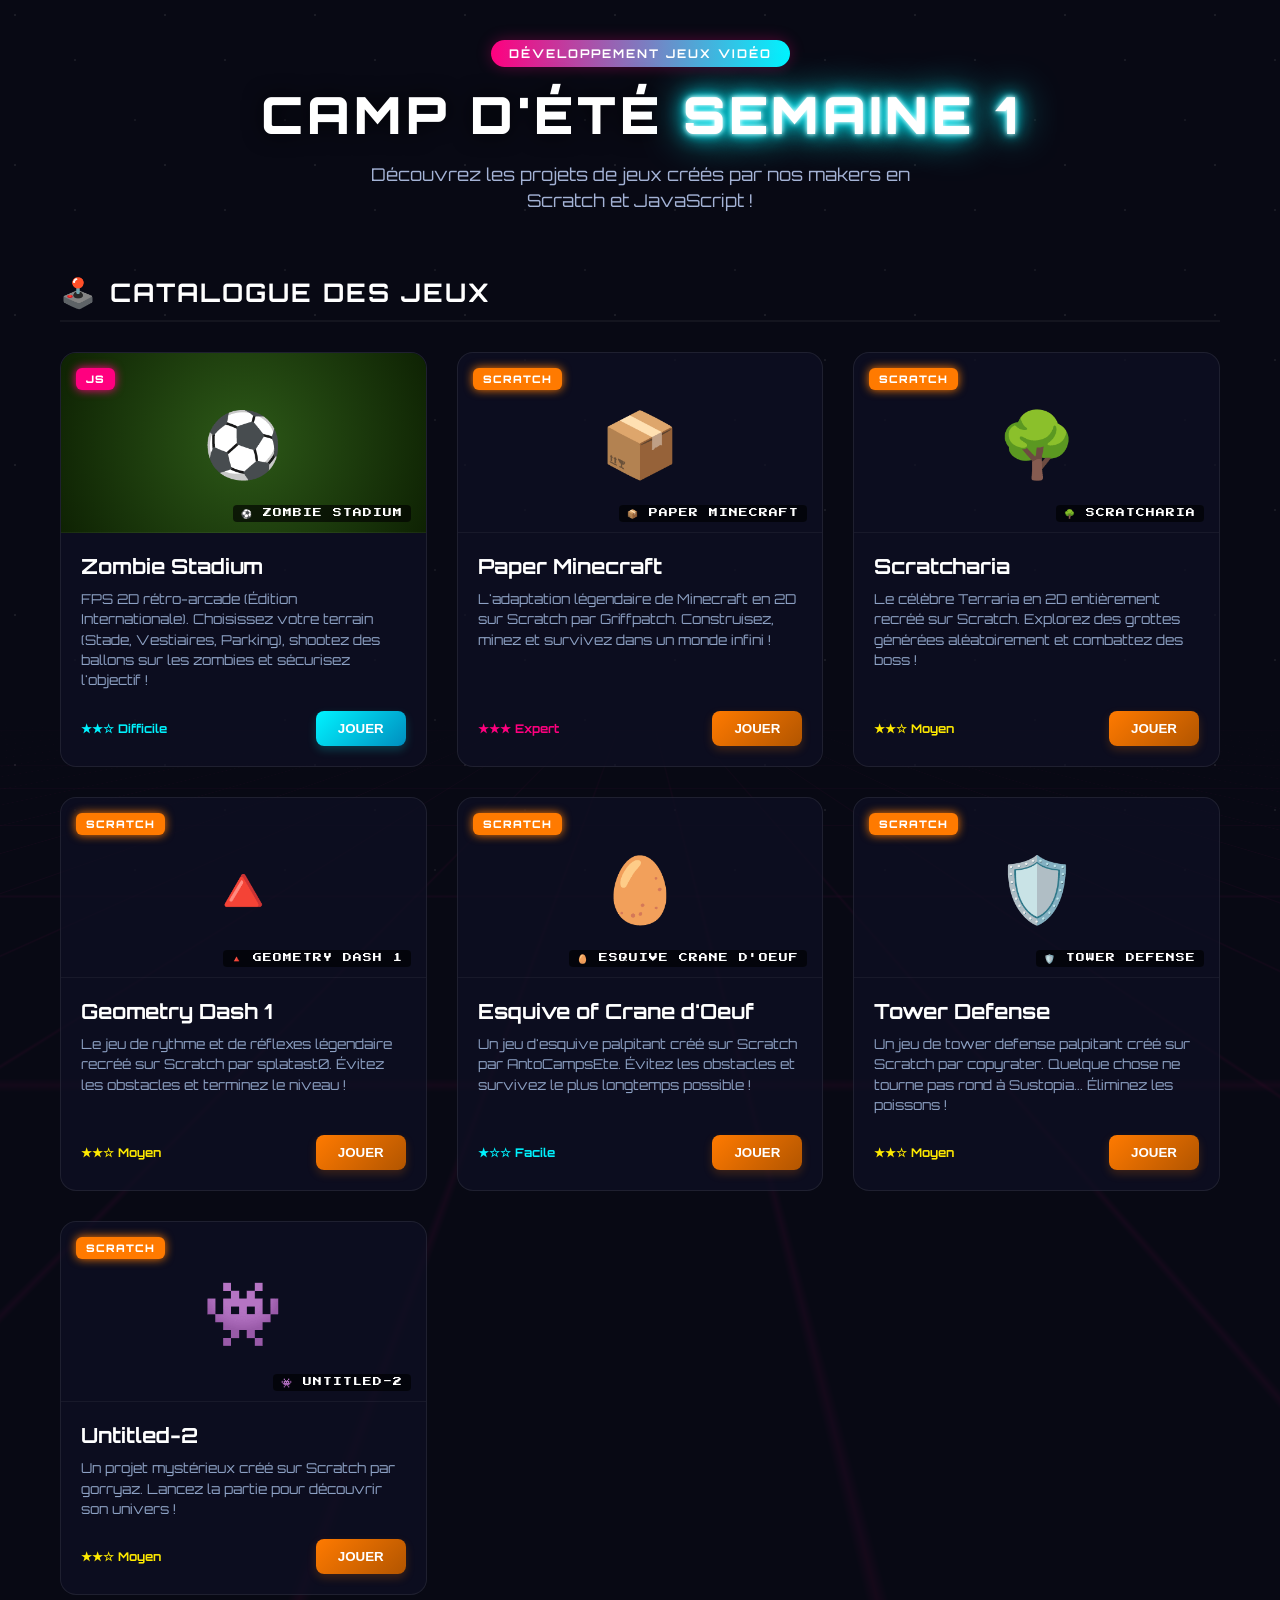
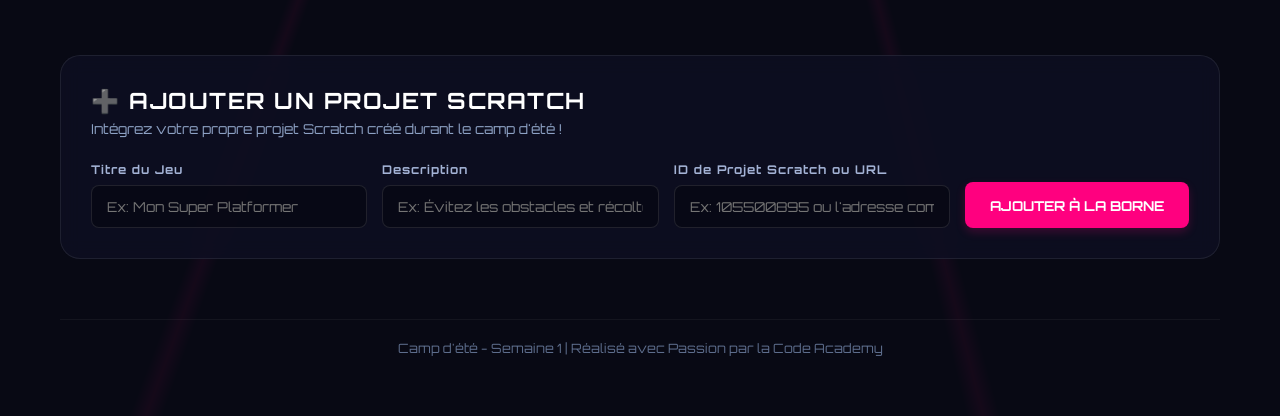
<file: index.html>
<!DOCTYPE html>
<html lang="fr">
<head>
    <meta charset="UTF-8">
    <meta name="viewport" content="width=device-width, initial-scale=1.0">
    <title>Camp d'été Semaine 1 - Borne d'Arcade</title>
    <!-- Polices Rétro & Modernes -->
    <link rel="preconnect" href="https://fonts.googleapis.com">
    <link rel="preconnect" href="https://fonts.gstatic.com" crossorigin>
    <link href="https://fonts.googleapis.com/css2?family=Orbitron:wght@400;700;900&family=Press+Start+2P&family=VT323&display=swap" rel="stylesheet">
    <link rel="stylesheet" href="portal_style.css">
</head>
<body>
    <div id="stars-background"></div>
    <div id="grid-background"></div>

    <div class="container">
        <!-- En-tête du Portail -->
        <header class="portal-header">
            <div class="sub-badge">DÉVELOPPEMENT JEUX VIDÉO</div>
            <h1 class="portal-title">CAMP D'ÉTÉ <span class="neon-text">SEMAINE 1</span></h1>
            <p class="portal-tagline">Découvrez les projets de jeux créés par nos makers en Scratch et JavaScript !</p>
        </header>

        <!-- Catalogue des Jeux -->
        <main class="games-catalog">
            <h2 class="section-title"><span class="icon">🕹️</span> CATALOGUE DES JEUX</h2>
            
            <div id="games-grid" class="games-grid">
                <!-- Jeu JS : Zombie Stadium (Default 1) -->
                <div class="game-card js-card" data-game-type="js" data-src="./zombie_stadium.html">
                    <div class="card-badge tag-js">JAVASCRIPT</div>
                    <div class="card-preview">
                        <div class="preview-overlay">⚽ ZOMBIE STADIUM</div>
                    </div>
                    <div class="card-content">
                        <h3>Zombie Stadium</h3>
                        <p class="card-desc">FPS 2D rétro-arcade (Édition Internationale). Choisissez votre terrain (Stade, Vestiaires, Parking), shootez des ballons sur les zombies et sécurisez l'objectif !</p>
                        <div class="card-controls">
                            <span class="difficulty easy">★★☆ Difficile</span>
                            <button class="play-btn">JOUER</button>
                        </div>
                    </div>
                </div>

                <!-- Jeu Scratch : Paper Minecraft (Default 2) -->
                <div class="game-card scratch-card" data-game-type="scratch" data-src="10128407">
                    <div class="card-badge tag-scratch">SCRATCH</div>
                    <div class="card-preview scratch-bg-1">
                        <div class="preview-overlay">📦 PAPER MINECRAFT</div>
                    </div>
                    <div class="card-content">
                        <h3>Paper Minecraft</h3>
                        <p class="card-desc">L'adaptation légendaire de Minecraft en 2D sur Scratch par Griffpatch. Construisez, minez et survivez !</p>
                        <div class="card-controls">
                            <span class="difficulty hard">★★★ Expert</span>
                            <button class="play-btn">JOUER</button>
                        </div>
                    </div>
                </div>

                <!-- Jeu Scratch : Scratcharia (Default 3) -->
                <div class="game-card scratch-card" data-game-type="scratch" data-src="12513470">
                    <div class="card-badge tag-scratch">SCRATCH</div>
                    <div class="card-preview scratch-bg-2">
                        <div class="preview-overlay">🌳 SCRATCHARIA</div>
                    </div>
                    <div class="card-content">
                        <h3>Scratcharia</h3>
                        <p class="card-desc">Le célèbre Terraria en 2D entièrement recréé sur Scratch. Explorez des grottes et combattez des boss !</p>
                        <div class="card-controls">
                            <span class="difficulty normal">★★☆ Moyen</span>
                            <button class="play-btn">JOUER</button>
                        </div>
                    </div>
                </div>

                <!-- Jeu Scratch : Geometry Dash 1 (Default 4) -->
                <div class="game-card scratch-card" data-game-type="scratch" data-src="1351612590">
                    <div class="card-badge tag-scratch">SCRATCH</div>
                    <div class="card-preview scratch-bg-3" style="background-image: url('https://uploads.scratch.mit.edu/projects/thumbnails/1351612590.png')">
                        <div class="preview-overlay">🔺 GEOMETRY DASH 1</div>
                    </div>
                    <div class="card-content">
                        <h3>Geometry Dash 1</h3>
                        <p class="card-desc">Le jeu de rythme et de réflexes légendaire recréé sur Scratch par splatast0. Évitez les obstacles et terminez le niveau !</p>
                        <div class="card-controls">
                            <span class="difficulty normal">★★☆ Moyen</span>
                            <button class="play-btn">JOUER</button>
                        </div>
                    </div>
                </div>

                <!-- Jeu Scratch : Esquive of Crane d'Oeuf (Default 5) -->
                <div class="game-card scratch-card" data-game-type="scratch" data-src="1351870577">
                    <div class="card-badge tag-scratch">SCRATCH</div>
                    <div class="card-preview scratch-bg-4" style="background-image: url('https://uploads.scratch.mit.edu/projects/thumbnails/1351870577.png')">
                        <div class="preview-overlay">🥚 ESQUIVE CRANE D'OEUF</div>
                    </div>
                    <div class="card-content">
                        <h3>Esquive of Crane d'Oeuf</h3>
                        <p class="card-desc">Un jeu d'esquive palpitant créé sur Scratch par AntoCampsEte. Évitez les obstacles et survivez le plus longtemps possible !</p>
                        <div class="card-controls">
                            <span class="difficulty easy">★☆☆ Facile</span>
                            <button class="play-btn">JOUER</button>
                        </div>
                    </div>
                </div>

                 <!-- Jeu Scratch : Tower Defense (Default 6) -->
                <div class="game-card scratch-card" data-game-type="scratch" data-src="1351865785">
                    <div class="card-badge tag-scratch">SCRATCH</div>
                    <div class="card-preview scratch-bg-5" style="background-image: url('https://uploads.scratch.mit.edu/projects/thumbnails/1351865785.png')">
                        <div class="preview-overlay">🛡️ TOWER DEFENSE</div>
                    </div>
                    <div class="card-content">
                        <h3>Tower Defense</h3>
                        <p class="card-desc">Un jeu de tower defense palpitant créé sur Scratch par copyrater. Quelque chose ne tourne pas rond à Sustopia... Éliminez les poissons !</p>
                        <div class="card-controls">
                            <span class="difficulty normal">★★☆ Moyen</span>
                            <button class="play-btn">JOUER</button>
                        </div>
                    </div>
                </div>

                <!-- Jeu Scratch : Untitled-2 (Default 7) -->
                <div class="game-card scratch-card" data-game-type="scratch" data-src="1351854859">
                    <div class="card-badge tag-scratch">SCRATCH</div>
                    <div class="card-preview scratch-bg-6" style="background-image: url('https://uploads.scratch.mit.edu/projects/thumbnails/1351854859.png')">
                        <div class="preview-overlay">👾 UNTITLED-2</div>
                    </div>
                    <div class="card-content">
                        <h3>Untitled-2</h3>
                        <p class="card-desc">Un projet mystérieux créé sur Scratch par gorryaz. Lancez la partie pour découvrir son univers !</p>
                        <div class="card-controls">
                            <span class="difficulty normal">★★☆ Moyen</span>
                            <button class="play-btn">JOUER</button>
                        </div>
                    </div>
                </div>
            </div>
        </main>

        <!-- Formulaire d'Ajout de Jeux Scratch -->
        <section class="add-game-section">
            <div class="form-header">
                <h2><span class="icon">➕</span> AJOUTER UN PROJET SCRATCH</h2>
                <p>Intégrez votre propre projet Scratch créé durant le camp d'été !</p>
            </div>
            
            <form id="add-game-form" class="add-game-form">
                <div class="form-group">
                    <label for="game-title">Titre du Jeu</label>
                    <input type="text" id="game-title" placeholder="Ex: Mon Super Platformer" required>
                </div>
                <div class="form-group">
                    <label for="game-desc">Description</label>
                    <input type="text" id="game-desc" placeholder="Ex: Évitez les obstacles et récoltez des pièces..." required>
                </div>
                <div class="form-group">
                    <label for="scratch-id">ID de Projet Scratch ou URL</label>
                    <input type="text" id="scratch-id" placeholder="Ex: 105500895 ou l'adresse complète du projet" required>
                </div>
                <button type="submit" class="submit-btn">AJOUTER À LA BORNE</button>
            </form>
        </section>

        <!-- Footer -->
        <footer class="portal-footer">
            <p>Camp d'été - Semaine 1 | Réalisé avec Passion par la Code Academy</p>
        </footer>
    </div>

    <!-- MODAL DE LA BORNE D'ARCADE (Interactive Cabinet) -->
    <div id="arcade-modal" class="arcade-modal">
        <div class="cabinet-overlay-close" id="btn-close-overlay"></div>
        <div class="arcade-cabinet-structure">
            <!-- Haut de la borne d'arcade (Marquee lumineuse) -->
            <div class="cabinet-marquee">
                <div class="marquee-text neon-magenta-glow">ARCADE WEEK 1</div>
            </div>

            <!-- Partie écran de la borne -->
            <div class="cabinet-body">
                <div class="cabinet-screen-bezel">
                    <!-- Filtres CRT rétro -->
                    <div id="modal-crt-overlay" class="crt-on"></div>
                    <div id="modal-scanline-overlay"></div>
                    
                    <!-- L'Écran du Jeu (Iframe) -->
                    <div class="screen-glass">
                        <iframe id="arcade-iframe" src="" allowtransparency="true" frameborder="0" scrolling="no" allowfullscreen="true" allow="autoplay; gamepad"></iframe>
                    </div>
                </div>

                <!-- Panneau de contrôle physique de la borne (Boutons / Joystick stylisés) -->
                <div class="cabinet-controls-panel">
                    <div class="joystick-group">
                        <div class="joystick-base">
                            <div class="joystick-shaft">
                                <div class="joystick-ball"></div>
                            </div>
                        </div>
                        <span class="control-label">DIRECTION</span>
                    </div>

                    <div class="cabinet-status-screen">
                        <div class="status-title" id="active-game-title">CHARGEMENT...</div>
                        <div class="status-action">COIN : 1 / PLAYER 1</div>
                    </div>

                    <div class="action-buttons-group">
                        <div class="btn-item">
                            <button class="arcade-phy-btn btn-red" id="btn-modal-crt" title="Filtre CRT"></button>
                            <span class="control-label">CRT ON/OFF</span>
                        </div>
                        <div class="btn-item">
                            <button class="arcade-phy-btn btn-blue" id="btn-modal-fullscreen" title="Plein Écran"></button>
                            <span class="control-label">P. ÉCRAN</span>
                        </div>
                        <div class="btn-item">
                            <button class="arcade-phy-btn btn-yellow" id="btn-modal-close" title="Quitter"></button>
                            <span class="control-label">QUITTER</span>
                        </div>
                    </div>
                </div>
            </div>
            
            <!-- Bas de la borne d'arcade (Monnayeur stylisé) -->
            <div class="cabinet-coin-door">
                <div class="coin-insert">
                    <div class="coin-slot"></div>
                    <div class="coin-button">25¢ INSERT COIN TO PLAY</div>
                </div>
            </div>
        </div>
    </div>
    
    <script src="portal.js"></script>
</body>
</html>
</file>
<file: portal_style.css>
/* Design Système Portail */
:root {
    --bg-deep: #080914;
    --neon-pink: #ff007f;
    --neon-blue: #00f3ff;
    --neon-orange: #ff7a00;
    --neon-yellow: #ffea00;
    --glass-bg: rgba(15, 17, 36, 0.7);
    --glass-border: rgba(255, 255, 255, 0.08);
    --card-hover-shadow: 0 10px 30px rgba(0, 243, 255, 0.2);
}

* {
    box-sizing: border-box;
    margin: 0;
    padding: 0;
}

body {
    background-color: var(--bg-deep);
    color: #ffffff;
    font-family: 'Orbitron', 'Segoe UI', Tahoma, Geneva, Verdana, sans-serif;
    min-height: 100vh;
    overflow-x: hidden;
    position: relative;
}

/* Arrière-plans cyberpunk animés */
#stars-background {
    position: fixed;
    top: 0;
    left: 0;
    width: 100%;
    height: 100%;
    background-image: 
        radial-gradient(circle at 10% 10%, rgba(255,255,255,0.08) 1px, transparent 1px),
        radial-gradient(circle at 90% 80%, rgba(255,255,255,0.06) 1px, transparent 1px),
        radial-gradient(circle at 50% 40%, rgba(255,255,255,0.07) 1.5px, transparent 1.5px);
    background-size: 150px 150px;
    z-index: -2;
}

#grid-background {
    position: fixed;
    bottom: -150px;
    left: -50%;
    width: 200%;
    height: 600px;
    background-image: 
        linear-gradient(rgba(255, 0, 127, 0.05) 1px, transparent 1px),
        linear-gradient(90deg, rgba(255, 0, 127, 0.05) 1px, transparent 1px);
    background-size: 50px 50px;
    transform: perspective(300px) rotateX(75deg);
    z-index: -1;
    pointer-events: none;
    mask-image: linear-gradient(to top, rgba(0,0,0,1) 0%, rgba(0,0,0,0) 80%);
}

.container {
    max-width: 1200px;
    margin: 0 auto;
    padding: 40px 20px;
}

/* En-tête */
.portal-header {
    text-align: center;
    margin-bottom: 60px;
}

.sub-badge {
    display: inline-block;
    background: linear-gradient(90deg, var(--neon-pink), var(--neon-blue));
    padding: 6px 18px;
    border-radius: 20px;
    font-size: 0.75rem;
    font-weight: bold;
    letter-spacing: 2px;
    margin-bottom: 15px;
    box-shadow: 0 0 15px rgba(255, 0, 127, 0.3);
}

.portal-title {
    font-size: 3.2rem;
    font-weight: 900;
    letter-spacing: 4px;
    margin-bottom: 15px;
    text-shadow: 0 0 20px rgba(0,0,0,0.8);
}

.portal-title span {
    color: #fff;
    text-shadow: 
        0 0 5px #fff,
        0 0 10px var(--neon-blue),
        0 0 20px var(--neon-blue),
        0 0 40px var(--neon-blue);
}

.portal-tagline {
    font-size: 1.1rem;
    color: #a4b3d6;
    max-width: 600px;
    margin: 0 auto;
    line-height: 1.5;
}

/* Catalogue Section */
.section-title {
    font-size: 1.6rem;
    letter-spacing: 2px;
    margin-bottom: 30px;
    border-bottom: 2px solid rgba(255, 255, 255, 0.05);
    padding-bottom: 10px;
    display: flex;
    align-items: center;
    gap: 12px;
}

.section-title .icon {
    font-size: 1.8rem;
}

/* Grille de cartes de jeux */
.games-grid {
    display: grid;
    grid-template-columns: repeat(auto-fill, minmax(340px, 1fr));
    gap: 30px;
    margin-bottom: 60px;
}

.game-card {
    background: var(--glass-bg);
    border: 1px solid var(--glass-border);
    border-radius: 16px;
    overflow: hidden;
    position: relative;
    transition: all 0.3s cubic-bezier(0.165, 0.84, 0.44, 1);
    display: flex;
    flex-direction: column;
}

.game-card:hover {
    transform: translateY(-8px);
    border-color: var(--neon-blue);
    box-shadow: var(--card-hover-shadow);
}

.game-card.scratch-card:hover {
    border-color: var(--neon-orange);
    box-shadow: 0 10px 30px rgba(255, 122, 0, 0.15);
}

.card-badge {
    position: absolute;
    top: 15px;
    left: 15px;
    padding: 4px 10px;
    border-radius: 6px;
    font-size: 0.65rem;
    font-weight: 900;
    letter-spacing: 1px;
    z-index: 5;
}

.tag-js {
    background: var(--neon-pink);
    box-shadow: 0 0 10px var(--neon-pink);
}

.tag-scratch {
    background: var(--neon-orange);
    box-shadow: 0 0 10px var(--neon-orange);
}

.card-preview {
    height: 180px;
    background: linear-gradient(135deg, #1d2138 0%, #0d0f1b 100%);
    position: relative;
    display: flex;
    justify-content: center;
    align-items: center;
    border-bottom: 1px solid rgba(255,255,255,0.05);
    background-size: cover;
    background-position: center;
}

/* Image par défaut pour Zombie Stadium */
.js-card .card-preview {
    background-image: radial-gradient(circle, #2d5918 0%, #0e2203 100%);
}

.js-card .card-preview::before {
    content: '⚽';
    font-size: 4rem;
}

/* Décorations pour Scratch cards */
.scratch-bg-1 {
    background-image: radial-gradient(circle, #ff8c00 0%, #3e1b00 100%);
}
.scratch-bg-1::before {
    content: '📦';
    font-size: 4rem;
}

.scratch-bg-2 {
    background-image: radial-gradient(circle, #0099ff 0%, #002244 100%);
}
.scratch-bg-2::before {
    content: '🌳';
    font-size: 4rem;
}

.scratch-bg-3 {
    background-image: radial-gradient(circle, #39ff14 0%, #0a2f00 100%);
}
.scratch-bg-3::before {
    content: '🔺';
    font-size: 4rem;
}

.scratch-bg-4 {
    background-image: radial-gradient(circle, #ff00ff 0%, #3a003a 100%);
}
.scratch-bg-4::before {
    content: '🥚';
    font-size: 4rem;
}

.scratch-bg-5 {
    background-image: radial-gradient(circle, #00e5ff 0%, #002d33 100%);
}
.scratch-bg-5::before {
    content: '🛡️';
    font-size: 4rem;
}

.scratch-bg-6 {
    background-image: radial-gradient(circle, #ff0055 0%, #3e0011 100%);
}
.scratch-bg-6::before {
    content: '👾';
    font-size: 4rem;
}

.scratch-bg-custom {
    background-image: radial-gradient(circle, #9c27b0 0%, #1a0033 100%);
}
.scratch-bg-custom::before {
    content: '🕹️';
    font-size: 4rem;
}

.preview-overlay {
    position: absolute;
    bottom: 10px;
    right: 15px;
    background: rgba(0, 0, 0, 0.65);
    padding: 3px 8px;
    border-radius: 4px;
    font-family: 'Press Start 2P', monospace;
    font-size: 0.55rem;
    color: #fff;
    letter-spacing: 1px;
}

.card-content {
    padding: 20px;
    flex-grow: 1;
    display: flex;
    flex-direction: column;
    justify-content: space-between;
}

.card-content h3 {
    font-size: 1.3rem;
    margin-bottom: 10px;
    font-weight: 700;
}

.card-desc {
    font-size: 0.85rem;
    color: #8da1c4;
    line-height: 1.5;
    margin-bottom: 20px;
}

.card-controls {
    display: flex;
    justify-content: space-between;
    align-items: center;
    margin-top: auto;
}

.difficulty {
    font-size: 0.75rem;
    font-weight: bold;
}

.difficulty.easy { color: var(--neon-blue); }
.difficulty.normal { color: var(--neon-yellow); }
.difficulty.hard { color: var(--neon-pink); }

.play-btn {
    background: linear-gradient(135deg, var(--neon-blue) 0%, #008ebf 100%);
    color: #fff;
    border: none;
    padding: 10px 22px;
    border-radius: 8px;
    font-weight: bold;
    cursor: pointer;
    box-shadow: 0 4px 10px rgba(0, 243, 255, 0.2);
    transition: all 0.2s;
}

.play-btn:hover {
    transform: scale(1.05);
    box-shadow: 0 4px 18px rgba(0, 243, 255, 0.4);
}

.scratch-card .play-btn {
    background: linear-gradient(135deg, var(--neon-orange) 0%, #b25500 100%);
    box-shadow: 0 4px 10px rgba(255, 122, 0, 0.2);
}

.scratch-card .play-btn:hover {
    box-shadow: 0 4px 18px rgba(255, 122, 0, 0.4);
}

/* Formulaire d'Ajout de Jeu */
.add-game-section {
    background: var(--glass-bg);
    border: 1px solid var(--glass-border);
    border-radius: 20px;
    padding: 30px;
    margin-bottom: 60px;
    backdrop-filter: blur(10px);
}

.form-header {
    margin-bottom: 25px;
}

.form-header h2 {
    font-size: 1.4rem;
    letter-spacing: 1.5px;
    margin-bottom: 5px;
}

.form-header p {
    font-size: 0.85rem;
    color: #8da1c4;
}

.add-game-form {
    display: grid;
    grid-template-columns: repeat(3, 1fr) auto;
    gap: 15px;
    align-items: flex-end;
}

@media (max-width: 900px) {
    .add-game-form {
        grid-template-columns: 1fr;
    }
}

.form-group {
    display: flex;
    flex-direction: column;
    gap: 8px;
}

.form-group label {
    font-size: 0.75rem;
    letter-spacing: 1px;
    color: #a4b3d6;
    font-weight: bold;
}

.form-group input {
    background: rgba(0,0,0,0.3);
    border: 1px solid rgba(255,255,255,0.1);
    border-radius: 8px;
    padding: 12px 15px;
    color: #fff;
    font-family: inherit;
    font-size: 0.85rem;
    outline: none;
    transition: border-color 0.2s;
}

.form-group input:focus {
    border-color: var(--neon-blue);
}

.submit-btn {
    background: var(--neon-pink);
    color: #fff;
    border: none;
    border-radius: 8px;
    padding: 12px 25px;
    font-weight: bold;
    font-family: inherit;
    font-size: 0.85rem;
    cursor: pointer;
    box-shadow: 0 4px 10px rgba(255, 0, 127, 0.2);
    transition: all 0.2s;
    height: 46px;
}

.submit-btn:hover {
    background: #ff2a94;
    transform: scale(1.02);
    box-shadow: 0 4px 18px rgba(255, 0, 127, 0.4);
}

/* Footer */
.portal-footer {
    text-align: center;
    padding: 20px 0;
    border-top: 1px solid rgba(255,255,255,0.05);
    color: #5d6d8c;
    font-size: 0.8rem;
}

/* MODAL DE LA BORNE D'ARCADE */
.arcade-modal {
    position: fixed;
    top: 0;
    left: 0;
    width: 100%;
    height: 100%;
    background: rgba(0, 0, 0, 0.85);
    z-index: 1000;
    display: none;
    justify-content: center;
    align-items: center;
    padding: 20px;
    backdrop-filter: blur(8px);
}

.cabinet-overlay-close {
    position: absolute;
    top: 0;
    left: 0;
    width: 100%;
    height: 100%;
    z-index: 1001;
    cursor: zoom-out;
}

/* Structure de la Borne d'Arcade Virtuelle en CSS */
.arcade-cabinet-structure {
    position: relative;
    width: 720px;
    background: linear-gradient(135deg, #1b1e2e 0%, #0d0f19 100%);
    border: 8px solid #282d47;
    border-radius: 20px 20px 10px 10px;
    box-shadow: 
        0 0 50px rgba(255, 0, 127, 0.25),
        inset 0 0 40px rgba(0,0,0,0.8);
    display: flex;
    flex-direction: column;
    z-index: 1002;
    overflow: hidden;
}

/* Fronton / Marquee de la borne */
.cabinet-marquee {
    background: #0f101a;
    border-bottom: 6px solid #ff007f;
    padding: 15px 0;
    text-align: center;
    box-shadow: inset 0 0 20px rgba(255, 0, 127, 0.3);
}

.marquee-text {
    font-family: 'Press Start 2P', monospace;
    font-size: 1.4rem;
    letter-spacing: 2px;
}

.neon-magenta-glow {
    color: #fff;
    text-shadow: 
        0 0 5px #fff,
        0 0 10px var(--neon-pink),
        0 0 20px var(--neon-pink);
}

/* Écran */
.cabinet-body {
    background: #070911;
    padding: 20px;
    display: flex;
    flex-direction: column;
    align-items: center;
    gap: 15px;
}

.cabinet-screen-bezel {
    position: relative;
    background: #111425;
    border: 14px solid #000;
    border-radius: 8px;
    width: 100%;
    height: 420px;
    overflow: hidden;
    box-shadow: inset 0 0 40px rgba(0,0,0,0.9);
}

/* Écran CRT */
.screen-glass {
    width: 100%;
    height: 100%;
    position: relative;
    z-index: 5;
}

#arcade-iframe {
    width: 100%;
    height: 100%;
    border: none;
    background: #000;
}

/* Filtres CRT sur Iframe */
#modal-crt-overlay.crt-on {
    position: absolute;
    top: 0;
    left: 0;
    width: 100%;
    height: 100%;
    background: radial-gradient(
        circle at center,
        rgba(18, 24, 45, 0) 60%,
        rgba(0, 0, 0, 0.4) 100%
    );
    box-shadow: inset 0 0 80px rgba(0, 243, 255, 0.2);
    z-index: 10;
    pointer-events: none;
}

#modal-scanline-overlay {
    position: absolute;
    top: 0;
    left: 0;
    width: 100%;
    height: 100%;
    background: linear-gradient(
        rgba(18, 16, 16, 0) 50%,
        rgba(0, 0, 0, 0.2) 50%
    );
    background-size: 100% 4px;
    z-index: 11;
    pointer-events: none;
}

/* Panneau de Contrôle */
.cabinet-controls-panel {
    background: linear-gradient(180deg, #1d2138 0%, #0d0f19 100%);
    border-top: 4px solid #2d3454;
    border-radius: 10px;
    width: 100%;
    padding: 15px 25px;
    display: flex;
    justify-content: space-between;
    align-items: center;
    box-shadow: inset 0 5px 15px rgba(255,255,255,0.05);
}

.joystick-group {
    display: flex;
    flex-direction: column;
    align-items: center;
    gap: 6px;
}

.joystick-base {
    width: 50px;
    height: 50px;
    background: #000;
    border-radius: 50%;
    border: 3px solid #333c5e;
    position: relative;
}

.joystick-shaft {
    width: 6px;
    height: 28px;
    background: #90a4ae;
    position: absolute;
    bottom: 25px;
    left: 19px;
    transform-origin: bottom center;
    animation: joystick-wiggle 4s infinite ease-in-out;
}

.joystick-ball {
    width: 20px;
    height: 20px;
    background: var(--neon-pink);
    border-radius: 50%;
    position: absolute;
    top: -12px;
    left: -7px;
    box-shadow: 0 0 10px var(--neon-pink);
}

@keyframes joystick-wiggle {
    0%, 100% { transform: rotate(0deg); }
    20% { transform: rotate(10deg); }
    40% { transform: rotate(-8deg); }
    60% { transform: rotate(15deg); }
    80% { transform: rotate(-12deg); }
}

.cabinet-status-screen {
    background: #020202;
    border: 2px solid #333c5e;
    border-radius: 4px;
    padding: 8px 15px;
    text-align: center;
    font-family: 'Press Start 2P', monospace;
    font-size: 0.55rem;
    color: var(--neon-blue);
    text-shadow: 0 0 5px var(--neon-blue);
    flex-grow: 1;
    margin: 0 30px;
    height: 52px;
    display: flex;
    flex-direction: column;
    justify-content: center;
    gap: 5px;
}

.status-title {
    white-space: nowrap;
    overflow: hidden;
    text-overflow: ellipsis;
    max-width: 250px;
}

.status-action {
    color: #555;
    animation: status-flash 1s infinite alternate;
}

@keyframes status-flash {
    from { color: #555; }
    to { color: var(--neon-yellow); }
}

.action-buttons-group {
    display: flex;
    gap: 12px;
}

.btn-item {
    display: flex;
    flex-direction: column;
    align-items: center;
    gap: 6px;
}

.control-label {
    font-size: 0.5rem;
    font-weight: bold;
    color: #64748b;
    letter-spacing: 1px;
}

.arcade-phy-btn {
    width: 32px;
    height: 32px;
    border-radius: 50%;
    border: none;
    cursor: pointer;
    position: relative;
    box-shadow: 
        0 4px 0 #000,
        0 4px 6px rgba(0,0,0,0.5);
    transition: transform 0.1s, box-shadow 0.1s;
}

.arcade-phy-btn:active {
    transform: translateY(3px);
    box-shadow: 
        0 1px 0 #000,
        0 1px 3px rgba(0,0,0,0.5);
}

.btn-red {
    background: linear-gradient(135deg, #ff0055 0%, #b3003b 100%);
}
.btn-blue {
    background: linear-gradient(135deg, #00c3ff 0%, #008ebf 100%);
}
.btn-yellow {
    background: linear-gradient(135deg, #ffea00 0%, #ccbb00 100%);
}

/* Bas de la borne (Monnayeur) */
.cabinet-coin-door {
    background: #0e101a;
    border-top: 6px solid #282d47;
    height: 80px;
    display: flex;
    justify-content: center;
    align-items: center;
}

.coin-insert {
    background: #1e1e1e;
    border: 3px solid #333;
    border-radius: 4px;
    padding: 8px 15px;
    display: flex;
    align-items: center;
    gap: 10px;
    box-shadow: inset 0 0 10px rgba(0,0,0,0.8);
}

.coin-slot {
    width: 6px;
    height: 22px;
    background: #ff3131;
    box-shadow: 0 0 8px #ff3131;
    border-radius: 1px;
}

.coin-button {
    font-family: 'Press Start 2P', monospace;
    font-size: 0.45rem;
    color: #ff3131;
    text-shadow: 0 0 4px #ff3131;
    animation: flash-text 1.5s infinite alternate;
}

@keyframes flash-text {
    0% { opacity: 0.3; }
    100% { opacity: 1; }
}
</file>
